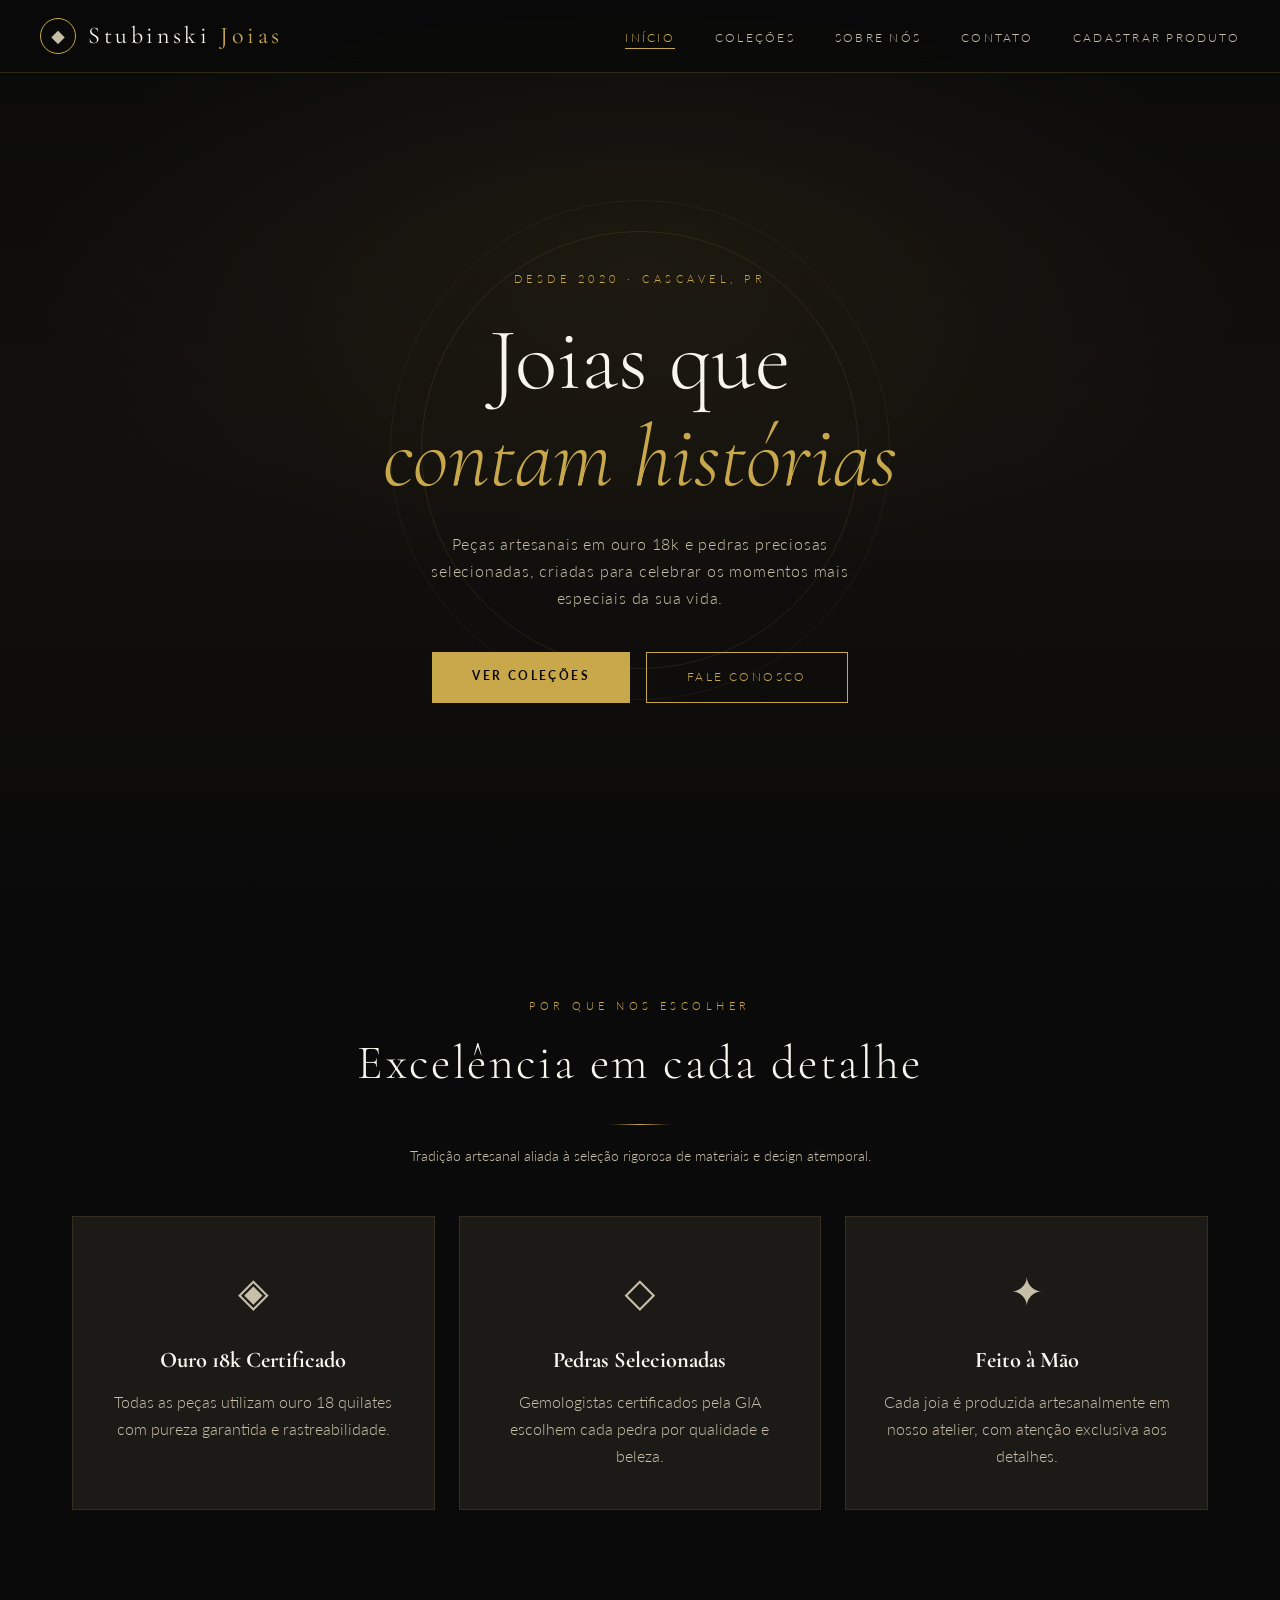
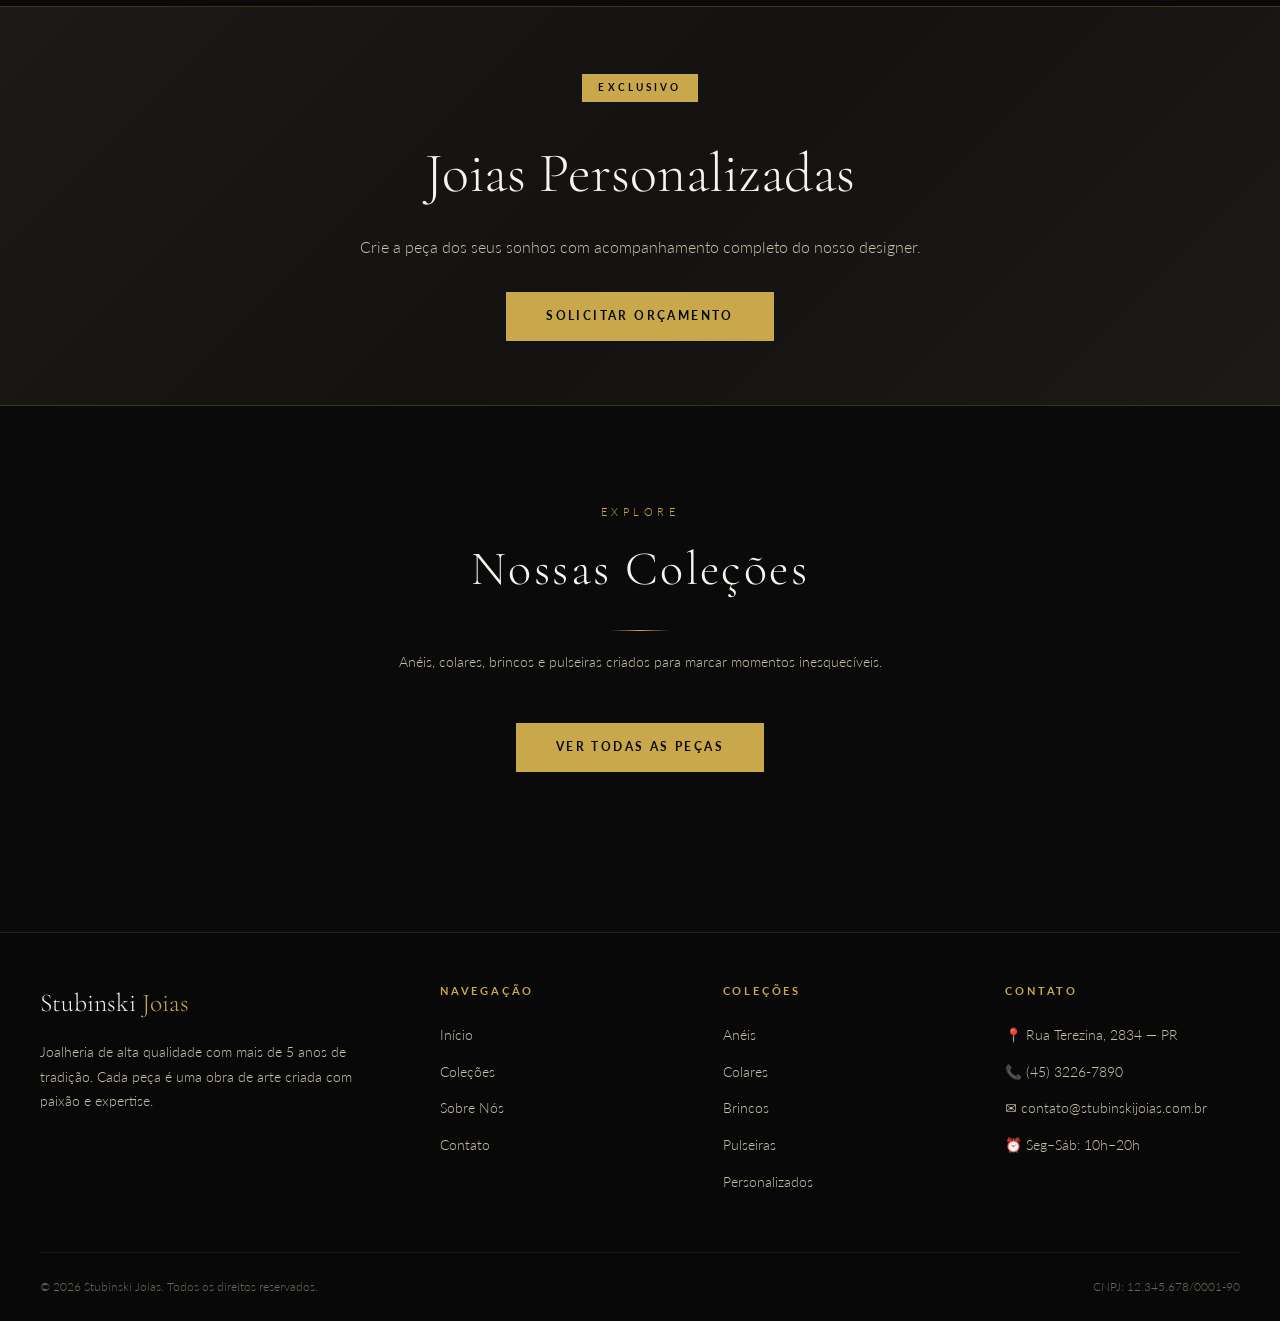
<file: index.html>
<!DOCTYPE html>
<html lang="pt-BR">
<head>
  <meta charset="UTF-8" />
  <meta name="viewport" content="width=device-width, initial-scale=1.0" />
  <title>Stubinski Joias — Alta Joalheria</title>
  <link rel="stylesheet" href="style.css" />
</head>
<body>

<header>
  <div class="header-inner">
    <a href="index.html" class="logo">
      <div class="logo-icone">◆</div>
      <span class="logo-nome">Stubinski <span>Joias</span></span>
    </a>
    <nav>
      <ul>
        <li><a href="index.html" class="ativo">Início</a></li>
        <li><a href="produtos.php">Coleções</a></li>
        <li><a href="sobre.html">Sobre Nós</a></li>
        <li><a href="contato.html">Contato</a></li>
        <li><a href="cadastro_produtos.php">Cadastrar Produto</a></li>
      </ul>
    </nav>
  </div>
</header>

<section class="hero">
  <div class="hero-bg"></div>
  <div class="hero-orb"></div>
  <div class="hero-conteudo">
    <p class="hero-eyebrow">Desde 2020 · Cascavel, PR</p>
    <h1 class="hero-titulo">Joias que<br><em>contam histórias</em></h1>
    <p class="hero-subtitulo">
      Peças artesanais em ouro 18k e pedras preciosas selecionadas, criadas para celebrar os momentos mais especiais da sua vida.
    </p>
    <div style="display:flex;gap:1rem;justify-content:center;flex-wrap:wrap;">
      <a href="produtos.php" class="btn btn-primario">Ver Coleções</a>
      <a href="contato.html" class="btn btn-outline">Fale Conosco</a>
    </div>
  </div>
</section>

<section class="secao">
  <p class="hero-eyebrow" style="text-align:center;margin-bottom:0.5rem;">Por que nos escolher</p>
  <h2 class="secao-titulo">Excelência em cada detalhe</h2>
  <span class="linha-dourada"></span>
  <p class="secao-subtitulo">Tradição artesanal aliada à seleção rigorosa de materiais e design atemporal.</p>

  <div class="destaques-grid">
    <div class="destaque-card">
      <div class="destaque-icone">◈</div>
      <h3>Ouro 18k Certificado</h3>
      <p>Todas as peças utilizam ouro 18 quilates com pureza garantida e rastreabilidade.</p>
    </div>
    <div class="destaque-card">
      <div class="destaque-icone">◇</div>
      <h3>Pedras Selecionadas</h3>
      <p>Gemologistas certificados pela GIA escolhem cada pedra por qualidade e beleza.</p>
    </div>
    <div class="destaque-card">
      <div class="destaque-icone">✦</div>
      <h3>Feito à Mão</h3>
      <p>Cada joia é produzida artesanalmente em nosso atelier, com atenção exclusiva aos detalhes.</p>
    </div>
  </div>
</section>

<section class="promo-banner">
  <div class="secao">
    <span class="promo-tag">Exclusivo</span>
    <h2>Joias Personalizadas</h2>
    <p>Crie a peça dos seus sonhos com acompanhamento completo do nosso designer.</p>
    <a href="contato.html" class="btn btn-primario">Solicitar Orçamento</a>
  </div>
</section>

<section class="secao" style="text-align:center;">
  <p class="hero-eyebrow" style="margin-bottom:0.5rem;">Explore</p>
  <h2 class="secao-titulo">Nossas Coleções</h2>
  <span class="linha-dourada"></span>
  <p class="secao-subtitulo">Anéis, colares, brincos e pulseiras criados para marcar momentos inesquecíveis.</p>
  <a href="produtos.php" class="btn btn-primario">Ver Todas as Peças</a>
</section>

<footer>
  <div class="footer-inner">
    <div class="footer-grid">
      <div>
        <div class="footer-logo">Stubinski <span>Joias</span></div>
        <p class="footer-desc">Joalheria de alta qualidade com mais de 5 anos de tradição. Cada peça é uma obra de arte criada com paixão e expertise.</p>
      </div>
      <div class="footer-col">
        <h4>Navegação</h4>
        <ul>
          <li><a href="index.html">Início</a></li>
          <li><a href="produtos.php">Coleções</a></li>
          <li><a href="sobre.html">Sobre Nós</a></li>
          <li><a href="contato.html">Contato</a></li>
        </ul>
      </div>
      <div class="footer-col">
        <h4>Coleções</h4>
        <ul>
          <li><a href="produtos.php">Anéis</a></li>
          <li><a href="produtos.php">Colares</a></li>
          <li><a href="produtos.php">Brincos</a></li>
          <li><a href="produtos.php">Pulseiras</a></li>
          <li><a href="produtos.php">Personalizados</a></li>
        </ul>
      </div>
      <div class="footer-col">
        <h4>Contato</h4>
        <ul>
          <li><a href="#">📍 Rua Terezina, 2834 — PR</a></li>
          <li><a href="#">📞 (45) 3226-7890</a></li>
          <li><a href="#">✉ contato@stubinskijoias.com.br</a></li>
          <li><a href="#">⏰ Seg–Sáb: 10h–20h</a></li>
        </ul>
      </div>
    </div>
    <div class="footer-bottom">
      <span>© 2026 Stubinski Joias. Todos os direitos reservados.</span>
      <span>CNPJ: 12.345.678/0001-90</span>
    </div>
  </div>
</footer>

</body>
</html>
</file>
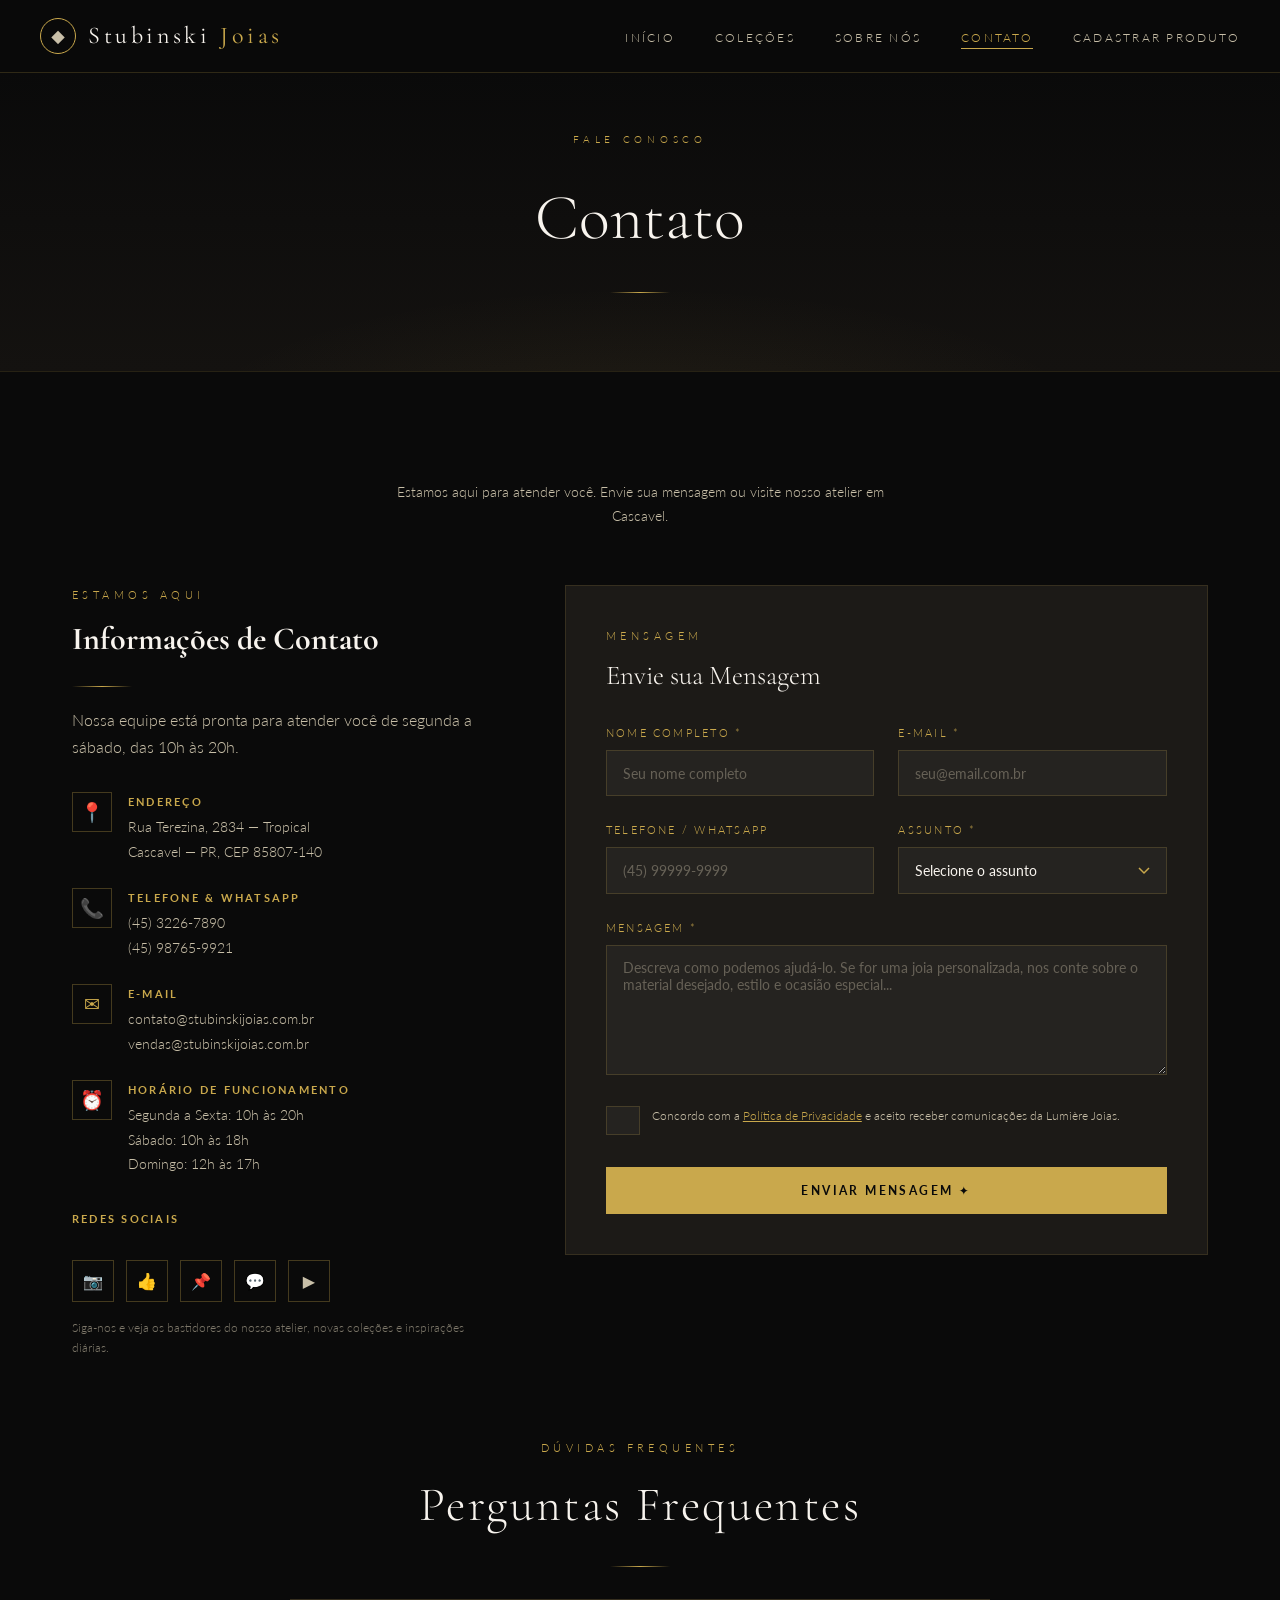
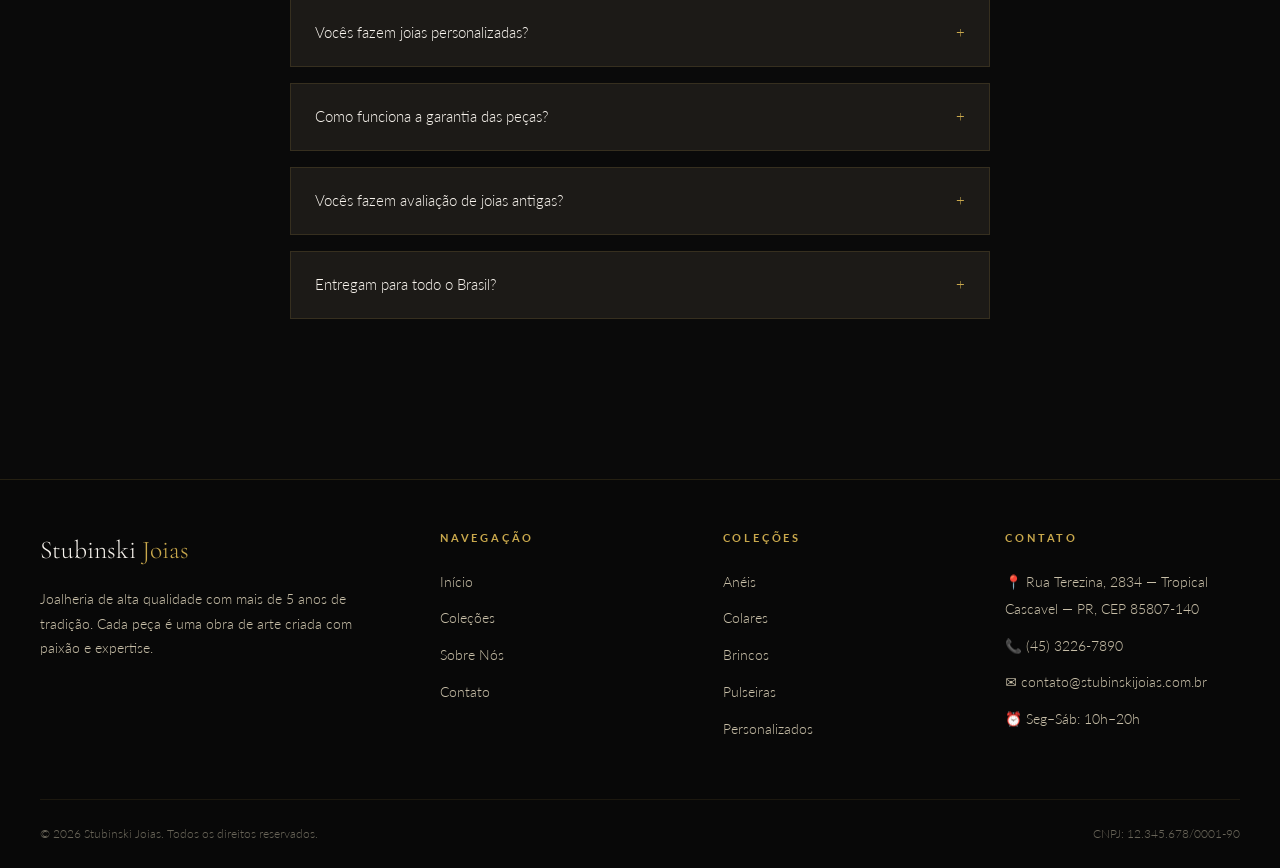
<file: contato.html>
<!DOCTYPE html>
<html lang="pt-BR">
<head>
  <meta charset="UTF-8" />
  <meta name="viewport" content="width=device-width, initial-scale=1.0" />
  <title>Contato — Stubinski Joias</title>
  <link rel="stylesheet" href="style.css" />
</head>
<body>

<!-- ==================== HEADER ==================== -->
<header>
  <div class="header-inner">
    <a href="index.html" class="logo">
      <div class="logo-icone">◆</div>
      <span class="logo-nome">Stubinski <span>Joias</span></span>
    </a>
    <nav>
      <ul>
        <li><a href="index.html">Início</a></li>
        <li><a href="produtos.php">Coleções</a></li>
        <li><a href="sobre.html">Sobre Nós</a></li>
        <li><a href="contato.html" class="ativo">Contato</a></li>
        <li><a href="cadastro_produtos.php">Cadastrar Produto</a></li>
      </ul>
    </nav>
  </div>
</header>

<!-- ==================== PAGE HERO ==================== -->
<div class="page-hero">
  <div>
    <p class="page-hero-eyebrow">Fale Conosco</p>
    <h1>Contato</h1>
    <span class="linha-dourada"></span>
  </div>
</div>

<!-- ==================== CONTATO ==================== -->
<div class="secao">
  <p class="secao-subtitulo" style="margin-bottom:3.5rem;">
    Estamos aqui para atender você. Envie sua mensagem ou visite nosso atelier em Cascavel.
  </p>

  <div class="contato-wrapper">

    <!-- Informações de contato -->
    <div class="contato-info">
      <p class="hero-eyebrow" style="text-align:left;margin-bottom:0.5rem;">Estamos aqui</p>
      <h2>Informações de Contato</h2>
      <span class="linha-dourada" style="margin-left:0;"></span>
      <p style="margin-bottom:2rem;">Nossa equipe está pronta para atender você de segunda a sábado, das 10h às 20h.</p>

      <div class="contato-detalhe">
        <div class="contato-detalhe-icone">📍</div>
        <div>
          <h4>Endereço</h4>
          <p>Rua Terezina, 2834 — Tropical<br>Cascavel — PR, CEP 85807-140</p>
        </div>
      </div>

      <div class="contato-detalhe">
        <div class="contato-detalhe-icone">📞</div>
        <div>
          <h4>Telefone & WhatsApp</h4>
          <p>(45) 3226-7890<br>(45) 98765-9921</p>
        </div>
      </div>

      <div class="contato-detalhe">
        <div class="contato-detalhe-icone">✉</div>
        <div>
          <h4>E-mail</h4>
          <p>contato@stubinskijoias.com.br<br>vendas@stubinskijoias.com.br</p>
        </div>
      </div>

      <div class="contato-detalhe">
        <div class="contato-detalhe-icone">⏰</div>
        <div>
          <h4>Horário de Funcionamento</h4>
          <p>Segunda a Sexta: 10h às 20h<br>Sábado: 10h às 18h<br>Domingo: 12h às 17h</p>
        </div>
      </div>

      <!-- Redes Sociais -->
      <div style="margin-top:2rem;">
        <h4 style="font-size:0.7rem;letter-spacing:0.2em;text-transform:uppercase;color:var(--dourado);margin-bottom:1rem;">Redes Sociais</h4>
        <div class="redes-sociais">
          <a href="#" class="rede-link" title="Instagram" aria-label="Instagram">📷</a>
          <a href="#" class="rede-link" title="Facebook" aria-label="Facebook">👍</a>
          <a href="#" class="rede-link" title="Pinterest" aria-label="Pinterest">📌</a>
          <a href="#" class="rede-link" title="WhatsApp" aria-label="WhatsApp">💬</a>
          <a href="#" class="rede-link" title="YouTube" aria-label="YouTube">▶</a>
        </div>
        <p style="font-size:0.75rem;margin-top:1rem;opacity:0.6;">
          Siga-nos e veja os bastidores do nosso atelier, novas coleções e inspirações diárias.
        </p>
      </div>
    </div>

    <!-- Formulário -->
    <div class="form-contato">
      <p class="hero-eyebrow" style="text-align:left;margin-bottom:0.5rem;">Mensagem</p>
      <h3 style="font-family:var(--fonte-display);font-size:1.7rem;color:var(--creme);margin-bottom:1.5rem;font-weight:300;">
        Envie sua Mensagem
      </h3>

      <div class="form-linha">
        <div class="form-grupo">
          <label for="nome">Nome Completo *</label>
          <input
            type="text"
            id="nome"
            name="nome"
            placeholder="Seu nome completo"
            required
          />
        </div>
        <div class="form-grupo">
          <label for="email">E-mail *</label>
          <input
            type="email"
            id="email"
            name="email"
            placeholder="seu@email.com.br"
            required
          />
        </div>
      </div>

      <div class="form-linha">
        <div class="form-grupo">
          <label for="telefone">Telefone / WhatsApp</label>
          <input
            type="tel"
            id="telefone"
            name="telefone"
            placeholder="(45) 99999-9999"
          />
        </div>
        <div class="form-grupo">
          <label for="assunto">Assunto *</label>
          <select id="assunto" name="assunto" required>
            <option value="" disabled selected>Selecione o assunto</option>
            <option value="compra">Compra de joia</option>
            <option value="personalizado">Joia personalizada</option>
            <option value="manutencao">Manutenção e restauro</option>
            <option value="parceria">Parceria comercial</option>
            <option value="avaliacao">Avaliação de joias</option>
            <option value="outro">Outro assunto</option>
          </select>
        </div>
      </div>

      <div class="form-grupo">
        <label for="mensagem">Mensagem *</label>
        <textarea
          id="mensagem"
          name="mensagem"
          placeholder="Descreva como podemos ajudá-lo. Se for uma joia personalizada, nos conte sobre o material desejado, estilo e ocasião especial..."
          required
        ></textarea>
      </div>

      <div class="form-grupo" style="display:flex;align-items:center;gap:0.75rem;">
        <input type="checkbox" id="lgpd" name="lgpd" style="width:auto;cursor:pointer;" required />
        <label for="lgpd" style="font-size:0.75rem;text-transform:none;letter-spacing:0;color:var(--texto);cursor:pointer;">
          Concordo com a <a href="#" style="color:var(--dourado);text-decoration:underline;">Política de Privacidade</a> e aceito receber comunicações da Lumière Joias.
        </label>
      </div>

      <button type="submit" class="btn btn-primario" style="width:100%;margin-top:0.5rem;padding:1rem;" onclick="enviarMensagem(event)">
        Enviar Mensagem ✦
      </button>

      <p id="confirmacao" style="display:none;margin-top:1.5rem;padding:1rem;border:1px solid var(--dourado);color:var(--dourado);text-align:center;font-size:0.85rem;letter-spacing:0.05em;">
        ✦ Mensagem enviada com sucesso! Nossa equipe entrará em contato em até 24 horas.
      </p>
    </div>

  </div>

  <!-- ==================== FAQ ==================== -->
  <div style="margin-top:5rem;">
    <p class="hero-eyebrow" style="text-align:center;margin-bottom:0.5rem;">Dúvidas Frequentes</p>
    <h2 class="secao-titulo">Perguntas Frequentes</h2>
    <span class="linha-dourada"></span>

    <div style="max-width:700px;margin:2rem auto 0;display:flex;flex-direction:column;gap:1rem;">
      <details style="background:var(--card-bg);border:1px solid rgba(201,168,76,0.15);padding:1.25rem 1.5rem;cursor:pointer;">
        <summary style="color:var(--creme);font-size:0.95rem;list-style:none;display:flex;justify-content:space-between;align-items:center;">
          Vocês fazem joias personalizadas?
          <span style="color:var(--dourado);">+</span>
        </summary>
        <p style="margin-top:1rem;font-size:0.87rem;line-height:1.7;">Sim! Criamos joias completamente personalizadas. O processo inclui consultoria gratuita com nosso designer, escolha de materiais, aprovação de renderização 3D e produção artesanal. O prazo médio é de 25 a 30 dias.</p>
      </details>

      <details style="background:var(--card-bg);border:1px solid rgba(201,168,76,0.15);padding:1.25rem 1.5rem;cursor:pointer;">
        <summary style="color:var(--creme);font-size:0.95rem;list-style:none;display:flex;justify-content:space-between;align-items:center;">
          Como funciona a garantia das peças?
          <span style="color:var(--dourado);">+</span>
        </summary>
        <p style="margin-top:1rem;font-size:0.87rem;line-height:1.7;">Todas as nossas joias possuem garantia vitalícia contra defeitos de fabricação. Oferecemos também limpeza e manutenção semestral gratuita. Basta agendar uma visita ao nosso atelier.</p>
      </details>

      <details style="background:var(--card-bg);border:1px solid rgba(201,168,76,0.15);padding:1.25rem 1.5rem;cursor:pointer;">
        <summary style="color:var(--creme);font-size:0.95rem;list-style:none;display:flex;justify-content:space-between;align-items:center;">
          Vocês fazem avaliação de joias antigas?
          <span style="color:var(--dourado);">+</span>
        </summary>
        <p style="margin-top:1rem;font-size:0.87rem;line-height:1.7;">Sim. Nossa equipe de gemologistas realiza avaliação profissional de joias antigas, seja para seguro, inventário ou revenda. Agende pelo telefone ou pelo formulário acima.</p>
      </details>

      <details style="background:var(--card-bg);border:1px solid rgba(201,168,76,0.15);padding:1.25rem 1.5rem;cursor:pointer;">
        <summary style="color:var(--creme);font-size:0.95rem;list-style:none;display:flex;justify-content:space-between;align-items:center;">
          Entregam para todo o Brasil?
          <span style="color:var(--dourado);">+</span>
        </summary>
        <p style="margin-top:1rem;font-size:0.87rem;line-height:1.7;">Sim, entregamos para todo o território nacional com seguro de transporte e rastreamento em tempo real. A entrega é feita por transportadora especializada em valores. Frete grátis para compras acima de R$ 3.000.</p>
      </details>
    </div>
  </div>

</div>

<!-- ==================== FOOTER ==================== -->
<footer>
  <div class="footer-inner">
    <div class="footer-grid">
      <div>
        <div class="footer-logo">Stubinski <span>Joias</span></div>
        <p class="footer-desc">Joalheria de alta qualidade com mais de 5 anos de tradição. Cada peça é uma obra de arte criada com paixão e expertise.</p>
      </div>
      <div class="footer-col">
        <h4>Navegação</h4>
        <ul>
          <li><a href="index.html">Início</a></li>
          <li><a href="produtos.php">Coleções</a></li>
          <li><a href="sobre.html">Sobre Nós</a></li>
          <li><a href="contato.html">Contato</a></li>
        </ul>
      </div>
      <div class="footer-col">
        <h4>Coleções</h4>
        <ul>
          <li><a href="produtos.php">Anéis</a></li>
          <li><a href="produtos.php">Colares</a></li>
          <li><a href="produtos.php">Brincos</a></li>
          <li><a href="produtos.php">Pulseiras</a></li>
          <li><a href="produtos.php">Personalizados</a></li>
        </ul>
      </div>
      <div class="footer-col">
        <h4>Contato</h4>
        <ul>
          <li><a href="#">📍 Rua Terezina, 2834 — Tropical<br>Cascavel — PR, CEP 85807-140</a></li>
          <li><a href="#">📞 (45) 3226-7890</a></li>
          <li><a href="#">✉ contato@stubinskijoias.com.br</a></li>
          <li><a href="#">⏰ Seg–Sáb: 10h–20h</a></li>
        </ul>
      </div>
    </div>
    <div class="footer-bottom">
      <span>© 2026 Stubinski Joias. Todos os direitos reservados.</span>
      <span>CNPJ: 12.345.678/0001-90</span>
    </div>
  </div>
</footer>

<script>
  function enviarMensagem(e) {
    e.preventDefault();
    const nome = document.getElementById('nome').value.trim();
    const email = document.getElementById('email').value.trim();
    const mensagem = document.getElementById('mensagem').value.trim();
    const lgpd = document.getElementById('lgpd').checked;

    if (!nome || !email || !mensagem || !lgpd) {
      alert('Por favor, preencha todos os campos obrigatórios e aceite a política de privacidade.');
      return;
    }

    document.getElementById('confirmacao').style.display = 'block';
    document.querySelector('.form-contato button').textContent = '✦ Mensagem Enviada!';
    document.querySelector('.form-contato button').style.background = '#2d6a2d';
  }
</script>

</body>
</html>
</file>
<file: style.css>
/* ============================================
   STUBINSKI JOIAS — Stylesheet Principal
   ============================================ */

@import url('https://fonts.googleapis.com/css2?family=Cormorant+Garamond:ital,wght@0,300;0,400;0,600;1,300;1,400&family=Lato:wght@300;400;700&display=swap');

/* --- Reset & Base --- */
*, *::before, *::after { box-sizing: border-box; margin: 0; padding: 0; }

:root {
  --preto:    #0A0A0A;
  --escuro:   #141414;
  --card-bg:  #1C1A17;
  --dourado:  #C9A84C;
  --dourado2: #E8C96B;
  --creme:    #F8F4EE;
  --texto:    #C8BFA8;
  --branco:   #FFFFFF;
  --fonte-display: 'Cormorant Garamond', Georgia, serif;
  --fonte-corpo:   'Lato', system-ui, sans-serif;
  --transicao: 0.35s cubic-bezier(0.4, 0, 0.2, 1);
}

html { scroll-behavior: smooth; }

body {
  background: var(--preto);
  color: var(--texto);
  font-family: var(--fonte-corpo);
  font-weight: 300;
  line-height: 1.7;
  min-height: 100vh;
}

a { color: inherit; text-decoration: none; }
img { display: block; width: 100%; object-fit: cover; }

/* --- Linha decorativa dourada --- */
.linha-dourada {
  display: block;
  width: 60px;
  height: 1px;
  background: linear-gradient(90deg, transparent, var(--dourado), transparent);
  margin: 1.2rem auto;
}

/* ============================================
   HEADER & NAV
   ============================================ */
header {
  position: fixed;
  top: 0; left: 0; right: 0;
  z-index: 100;
  background: rgba(10,10,10,0.92);
  backdrop-filter: blur(10px);
  border-bottom: 1px solid rgba(201,168,76,0.2);
  padding: 0 2rem;
}

.header-inner {
  max-width: 1200px;
  margin: 0 auto;
  display: flex;
  align-items: center;
  justify-content: space-between;
  height: 72px;
}

.logo {
  display: flex;
  align-items: center;
  gap: 0.75rem;
}

.logo-icone {
  width: 36px;
  height: 36px;
  border: 1.5px solid var(--dourado);
  border-radius: 50%;
  display: flex;
  align-items: center;
  justify-content: center;
  font-size: 1.1rem;
}

.logo-nome {
  font-family: var(--fonte-display);
  font-size: 1.5rem;
  font-weight: 400;
  letter-spacing: 0.15em;
  color: var(--creme);
}

.logo-nome span { color: var(--dourado); }

nav ul {
  list-style: none;
  display: flex;
  gap: 2.5rem;
}

nav a {
  font-size: 0.78rem;
  letter-spacing: 0.18em;
  text-transform: uppercase;
  color: var(--texto);
  transition: color var(--transicao);
  position: relative;
  padding-bottom: 4px;
}

nav a::after {
  content: '';
  position: absolute;
  bottom: 0; left: 0;
  width: 0; height: 1px;
  background: var(--dourado);
  transition: width var(--transicao);
}

nav a:hover, nav a.ativo { color: var(--dourado); }
nav a:hover::after, nav a.ativo::after { width: 100%; }

/* ============================================
   HERO / BANNER
   ============================================ */
.hero {
  height: 100vh;
  display: flex;
  align-items: center;
  justify-content: center;
  text-align: center;
  position: relative;
  overflow: hidden;
  padding-top: 72px;
}

.hero-bg {
  position: absolute;
  inset: 0;
  background: 
    radial-gradient(ellipse 80% 60% at 50% 30%, rgba(201,168,76,0.08) 0%, transparent 60%),
    linear-gradient(180deg, #0A0A0A 0%, #12100D 50%, #0A0A0A 100%);
}

/* Ornamento SVG de fundo */
.hero-orb {
  position: absolute;
  width: 500px;
  height: 500px;
  border: 1px solid rgba(201,168,76,0.08);
  border-radius: 50%;
  top: 50%; left: 50%;
  transform: translate(-50%,-50%);
  animation: pulso 6s ease-in-out infinite;
}
.hero-orb::before {
  content: '';
  position: absolute;
  inset: 30px;
  border: 1px solid rgba(201,168,76,0.12);
  border-radius: 50%;
}

@keyframes pulso {
  0%, 100% { transform: translate(-50%,-50%) scale(1); opacity: 0.5; }
  50% { transform: translate(-50%,-50%) scale(1.05); opacity: 1; }
}

.hero-conteudo {
  position: relative;
  z-index: 1;
  max-width: 700px;
  padding: 2rem;
}

.hero-eyebrow {
  font-size: 0.7rem;
  letter-spacing: 0.4em;
  text-transform: uppercase;
  color: var(--dourado);
  margin-bottom: 1.5rem;
}

.hero-titulo {
  font-family: var(--fonte-display);
  font-size: clamp(3rem, 7vw, 5.5rem);
  font-weight: 300;
  line-height: 1.1;
  color: var(--creme);
  margin-bottom: 1.5rem;
}

.hero-titulo em {
  font-style: italic;
  color: var(--dourado);
}

.hero-subtitulo {
  font-size: 1rem;
  letter-spacing: 0.05em;
  color: var(--texto);
  max-width: 450px;
  margin: 0 auto 2.5rem;
}

.btn {
  display: inline-block;
  padding: 0.9rem 2.5rem;
  font-size: 0.75rem;
  letter-spacing: 0.2em;
  text-transform: uppercase;
  transition: all var(--transicao);
  cursor: pointer;
  border: none;
  font-family: var(--fonte-corpo);
}

.btn-primario {
  background: var(--dourado);
  color: var(--preto);
  font-weight: 700;
}
.btn-primario:hover {
  background: var(--dourado2);
  transform: translateY(-2px);
  box-shadow: 0 8px 30px rgba(201,168,76,0.3);
}

.btn-outline {
  background: transparent;
  color: var(--dourado);
  border: 1px solid var(--dourado);
}
.btn-outline:hover {
  background: var(--dourado);
  color: var(--preto);
  transform: translateY(-2px);
}

/* ============================================
   SEÇÕES GERAIS
   ============================================ */
.secao {
  padding: 6rem 2rem;
  max-width: 1200px;
  margin: 0 auto;
}

.secao-titulo {
  font-family: var(--fonte-display);
  font-size: clamp(2rem, 4vw, 3rem);
  font-weight: 300;
  color: var(--creme);
  text-align: center;
  letter-spacing: 0.05em;
}

.secao-subtitulo {
  font-size: 0.9rem;
  text-align: center;
  color: var(--texto);
  max-width: 500px;
  margin: 0.75rem auto 3rem;
}

/* ============================================
   DESTAQUES — HOME
   ============================================ */
.destaques-grid {
  display: grid;
  grid-template-columns: repeat(3, 1fr);
  gap: 1.5rem;
}

.destaque-card {
  background: var(--card-bg);
  border: 1px solid rgba(201,168,76,0.15);
  padding: 2.5rem 2rem;
  text-align: center;
  transition: all var(--transicao);
  position: relative;
  overflow: hidden;
}

.destaque-card::before {
  content: '';
  position: absolute;
  bottom: 0; left: 0; right: 0;
  height: 2px;
  background: linear-gradient(90deg, transparent, var(--dourado), transparent);
  transform: scaleX(0);
  transition: transform var(--transicao);
}

.destaque-card:hover { transform: translateY(-6px); border-color: rgba(201,168,76,0.4); }
.destaque-card:hover::before { transform: scaleX(1); }

.destaque-icone { font-size: 2.5rem; margin-bottom: 1rem; }

.destaque-card h3 {
  font-family: var(--fonte-display);
  font-size: 1.4rem;
  color: var(--creme);
  margin-bottom: 0.5rem;
}

/* ============================================
   PROMO BANNER
   ============================================ */
.promo-banner {
  background: linear-gradient(135deg, #1C1A17 0%, #141210 50%, #1C1A17 100%);
  border-top: 1px solid rgba(201,168,76,0.2);
  border-bottom: 1px solid rgba(201,168,76,0.2);
  padding: 4rem 2rem;
  text-align: center;
}

.promo-banner .secao { padding: 0; }

.promo-tag {
  display: inline-block;
  background: var(--dourado);
  color: var(--preto);
  font-size: 0.65rem;
  letter-spacing: 0.3em;
  text-transform: uppercase;
  font-weight: 700;
  padding: 0.3rem 1rem;
  margin-bottom: 1.5rem;
}

.promo-banner h2 {
  font-family: var(--fonte-display);
  font-size: clamp(2rem, 5vw, 3.5rem);
  font-weight: 300;
  color: var(--creme);
  margin-bottom: 0.75rem;
}

.promo-banner p { margin-bottom: 2rem; }

/* ============================================
   PRODUTOS GRID
   ============================================ */
.produtos-grid {
  display: grid;
  grid-template-columns: repeat(3, 1fr);
  gap: 2rem;
}

.produto-card {
  background: var(--card-bg);
  border: 1px solid rgba(201,168,76,0.12);
  transition: all var(--transicao);
  overflow: hidden;
  position: relative;
}

.produto-card:hover {
  border-color: rgba(201,168,76,0.45);
  transform: translateY(-6px);
  box-shadow: 0 20px 50px rgba(0,0,0,0.5);
}

.produto-imagem {
  height: 260px;
  background: #111;
  overflow: hidden;
  position: relative;
}

.produto-imagem svg {
  width: 100%;
  height: 100%;
}

.produto-badge {
  position: absolute;
  top: 1rem; left: 1rem;
  background: var(--dourado);
  color: var(--preto);
  font-size: 0.6rem;
  letter-spacing: 0.2em;
  text-transform: uppercase;
  font-weight: 700;
  padding: 0.25rem 0.75rem;
}

.produto-info {
  padding: 1.5rem;
}

.produto-categoria {
  font-size: 0.65rem;
  letter-spacing: 0.3em;
  text-transform: uppercase;
  color: var(--dourado);
  margin-bottom: 0.5rem;
}

.produto-nome {
  font-family: var(--fonte-display);
  font-size: 1.3rem;
  color: var(--creme);
  margin-bottom: 0.5rem;
}

.produto-desc {
  font-size: 0.85rem;
  line-height: 1.6;
  margin-bottom: 1.2rem;
}

.produto-footer {
  display: flex;
  align-items: center;
  justify-content: space-between;
  gap: 1rem;
}

.produto-preco {
  font-family: var(--fonte-display);
  font-size: 1.4rem;
  color: var(--dourado);
}

.produto-preco small {
  display: block;
  font-size: 0.7rem;
  color: var(--texto);
  font-family: var(--fonte-corpo);
}

/* ============================================
   SOBRE NÓS
   ============================================ */
.sobre-intro {
  display: grid;
  grid-template-columns: 1fr 1fr;
  gap: 4rem;
  align-items: center;
  margin-bottom: 5rem;
}

.sobre-img-wrapper {
  height: 450px;
  border: 1px solid rgba(201,168,76,0.2);
  position: relative;
  overflow: hidden;
}

.sobre-img-wrapper::before {
  content: '';
  position: absolute;
  top: -10px; left: -10px;
  right: 10px; bottom: 10px;
  border: 1px solid rgba(201,168,76,0.15);
  z-index: 0;
  pointer-events: none;
}

.sobre-texto h2 {
  font-family: var(--fonte-display);
  font-size: clamp(1.8rem, 3vw, 2.5rem);
  font-weight: 300;
  color: var(--creme);
  line-height: 1.25;
  margin-bottom: 1rem;
}

.sobre-texto p { margin-bottom: 1rem; }

.mvv-grid {
  display: grid;
  grid-template-columns: repeat(3, 1fr);
  gap: 2rem;
  margin-bottom: 5rem;
}

.mvv-item {
  background: var(--card-bg);
  border: 1px solid rgba(201,168,76,0.15);
  padding: 2rem;
  text-align: center;
}

.mvv-item h3 {
  font-family: var(--fonte-display);
  font-size: 1.3rem;
  color: var(--dourado);
  margin-bottom: 0.75rem;
}

.equipe-grid {
  display: grid;
  grid-template-columns: repeat(4, 1fr);
  gap: 2rem;
}

.membro-card {
  text-align: center;
}

.membro-avatar {
  width: 120px;
  height: 120px;
  margin: 0 auto 1rem;
  border-radius: 50%;
  border: 2px solid rgba(201,168,76,0.4);
  overflow: hidden;
  background: var(--card-bg);
  display: flex;
  align-items: center;
  justify-content: center;
  font-size: 2.5rem;
}

.membro-card h4 {
  font-family: var(--fonte-display);
  font-size: 1.1rem;
  color: var(--creme);
  margin-bottom: 0.25rem;
}

.membro-cargo {
  font-size: 0.7rem;
  letter-spacing: 0.2em;
  text-transform: uppercase;
  color: var(--dourado);
}

/* ============================================
   CONTATO
   ============================================ */
.contato-wrapper {
  display: grid;
  grid-template-columns: 1fr 1.5fr;
  gap: 4rem;
  align-items: start;
}

.contato-info h2 {
  font-family: var(--fonte-display);
  font-size: 2rem;
  color: var(--creme);
  margin-bottom: 1rem;
}

.contato-detalhe {
  display: flex;
  align-items: flex-start;
  gap: 1rem;
  margin-bottom: 1.5rem;
}

.contato-detalhe-icone {
  font-size: 1.2rem;
  width: 40px;
  height: 40px;
  border: 1px solid rgba(201,168,76,0.3);
  display: flex;
  align-items: center;
  justify-content: center;
  flex-shrink: 0;
  color: var(--dourado);
}

.contato-detalhe h4 {
  font-size: 0.7rem;
  letter-spacing: 0.2em;
  text-transform: uppercase;
  color: var(--dourado);
  margin-bottom: 0.25rem;
}

.contato-detalhe p { font-size: 0.9rem; }

.redes-sociais {
  display: flex;
  gap: 0.75rem;
  margin-top: 2rem;
}

.rede-link {
  width: 42px;
  height: 42px;
  border: 1px solid rgba(201,168,76,0.3);
  display: flex;
  align-items: center;
  justify-content: center;
  font-size: 1rem;
  color: var(--texto);
  transition: all var(--transicao);
}

.rede-link:hover {
  background: var(--dourado);
  color: var(--preto);
  border-color: var(--dourado);
}

/* Formulário */
.form-contato {
  background: var(--card-bg);
  border: 1px solid rgba(201,168,76,0.15);
  padding: 2.5rem;
}

.form-grupo {
  margin-bottom: 1.5rem;
}

.form-linha {
  display: grid;
  grid-template-columns: 1fr 1fr;
  gap: 1.5rem;
}

label {
  display: block;
  font-size: 0.7rem;
  letter-spacing: 0.2em;
  text-transform: uppercase;
  color: var(--dourado);
  margin-bottom: 0.5rem;
}

input, select, textarea {
  width: 100%;
  background: rgba(255,255,255,0.04);
  border: 1px solid rgba(201,168,76,0.2);
  color: var(--creme);
  padding: 0.85rem 1rem;
  font-family: var(--fonte-corpo);
  font-size: 0.9rem;
  transition: border-color var(--transicao);
  outline: none;
  appearance: none;
}

input::placeholder, textarea::placeholder { color: rgba(200,191,168,0.4); }

input:focus, select:focus, textarea:focus {
  border-color: var(--dourado);
  background: rgba(201,168,76,0.04);
}

textarea { resize: vertical; min-height: 130px; }

select {
  cursor: pointer;
  background-image: url("data:image/svg+xml,%3Csvg xmlns='http://www.w3.org/2000/svg' width='12' height='8' viewBox='0 0 12 8'%3E%3Cpath d='M1 1l5 5 5-5' stroke='%23C9A84C' stroke-width='1.5' fill='none'/%3E%3C/svg%3E");
  background-repeat: no-repeat;
  background-position: right 1rem center;
  padding-right: 2.5rem;
}

select option { background: #1C1A17; }

/* ============================================
   FOOTER
   ============================================ */
footer {
  background: #080808;
  border-top: 1px solid rgba(201,168,76,0.15);
  padding: 3rem 2rem 1.5rem;
  margin-top: 4rem;
}

.footer-inner {
  max-width: 1200px;
  margin: 0 auto;
}

.footer-grid {
  display: grid;
  grid-template-columns: 1.5fr 1fr 1fr 1fr;
  gap: 3rem;
  margin-bottom: 3rem;
}

.footer-logo {
  font-family: var(--fonte-display);
  font-size: 1.6rem;
  color: var(--creme);
  margin-bottom: 1rem;
}
.footer-logo span { color: var(--dourado); }

.footer-desc { font-size: 0.85rem; line-height: 1.8; }

.footer-col h4 {
  font-size: 0.7rem;
  letter-spacing: 0.25em;
  text-transform: uppercase;
  color: var(--dourado);
  margin-bottom: 1.25rem;
}

.footer-col ul { list-style: none; }
.footer-col ul li { margin-bottom: 0.6rem; }
.footer-col ul a {
  font-size: 0.85rem;
  color: var(--texto);
  transition: color var(--transicao);
}
.footer-col ul a:hover { color: var(--dourado); }

.footer-bottom {
  border-top: 1px solid rgba(201,168,76,0.1);
  padding-top: 1.5rem;
  display: flex;
  justify-content: space-between;
  align-items: center;
  font-size: 0.75rem;
  color: rgba(200,191,168,0.5);
}

/* ============================================
   PAGE HERO (páginas internas)
   ============================================ */
.page-hero {
  height: 300px;
  display: flex;
  align-items: center;
  justify-content: center;
  text-align: center;
  background: linear-gradient(180deg, #0A0A0A 0%, #141210 100%);
  border-bottom: 1px solid rgba(201,168,76,0.15);
  margin-top: 72px;
  position: relative;
  overflow: hidden;
}

.page-hero::before {
  content: '';
  position: absolute;
  inset: 0;
  background: radial-gradient(ellipse 60% 80% at 50% 120%, rgba(201,168,76,0.07) 0%, transparent 60%);
}

.page-hero-eyebrow {
  font-size: 0.65rem;
  letter-spacing: 0.45em;
  text-transform: uppercase;
  color: var(--dourado);
  margin-bottom: 1rem;
}

.page-hero h1 {
  font-family: var(--fonte-display);
  font-size: clamp(2.5rem, 5vw, 4rem);
  font-weight: 300;
  color: var(--creme);
  position: relative;
}

/* ============================================
   SOBRE — LOCALIZAÇÃO
   ============================================ */
.localizacao-card {
  background: var(--card-bg);
  border: 1px solid rgba(201,168,76,0.15);
  padding: 2.5rem;
  display: flex;
  gap: 2rem;
  align-items: flex-start;
  max-width: 600px;
  margin: 0 auto;
}

.local-icone { font-size: 2rem; color: var(--dourado); }

.localizacao-card h3 {
  font-family: var(--fonte-display);
  font-size: 1.3rem;
  color: var(--creme);
  margin-bottom: 0.5rem;
}

/* ============================================
   FILTRO PRODUTOS
   ============================================ */
.filtros {
  display: flex;
  justify-content: center;
  gap: 1rem;
  flex-wrap: wrap;
  margin-bottom: 3rem;
}

.filtro-btn {
  background: transparent;
  border: 1px solid rgba(201,168,76,0.25);
  color: var(--texto);
  padding: 0.5rem 1.5rem;
  font-size: 0.7rem;
  letter-spacing: 0.2em;
  text-transform: uppercase;
  cursor: pointer;
  font-family: var(--fonte-corpo);
  transition: all var(--transicao);
}

.filtro-btn:hover, .filtro-btn.ativo {
  background: var(--dourado);
  color: var(--preto);
  border-color: var(--dourado);
}

/* ============================================
   RESPONSIVO
   ============================================ */
@media (max-width: 900px) {
  .destaques-grid, .produtos-grid { grid-template-columns: repeat(2, 1fr); }
  .sobre-intro { grid-template-columns: 1fr; }
  .mvv-grid { grid-template-columns: 1fr; }
  .equipe-grid { grid-template-columns: repeat(2, 1fr); }
  .contato-wrapper { grid-template-columns: 1fr; }
  .footer-grid { grid-template-columns: 1fr 1fr; }
}

@media (max-width: 600px) {
  nav ul { gap: 1rem; }
  nav a { font-size: 0.7rem; }
  .destaques-grid, .produtos-grid { grid-template-columns: 1fr; }
  .equipe-grid { grid-template-columns: repeat(2, 1fr); }
  .footer-grid { grid-template-columns: 1fr; }
  .form-linha { grid-template-columns: 1fr; }
  .footer-bottom { flex-direction: column; gap: 0.5rem; text-align: center; }
}

@media (prefers-reduced-motion: reduce) {
  *, *::before, *::after { animation: none !important; transition: none !important; }
}
</file>
